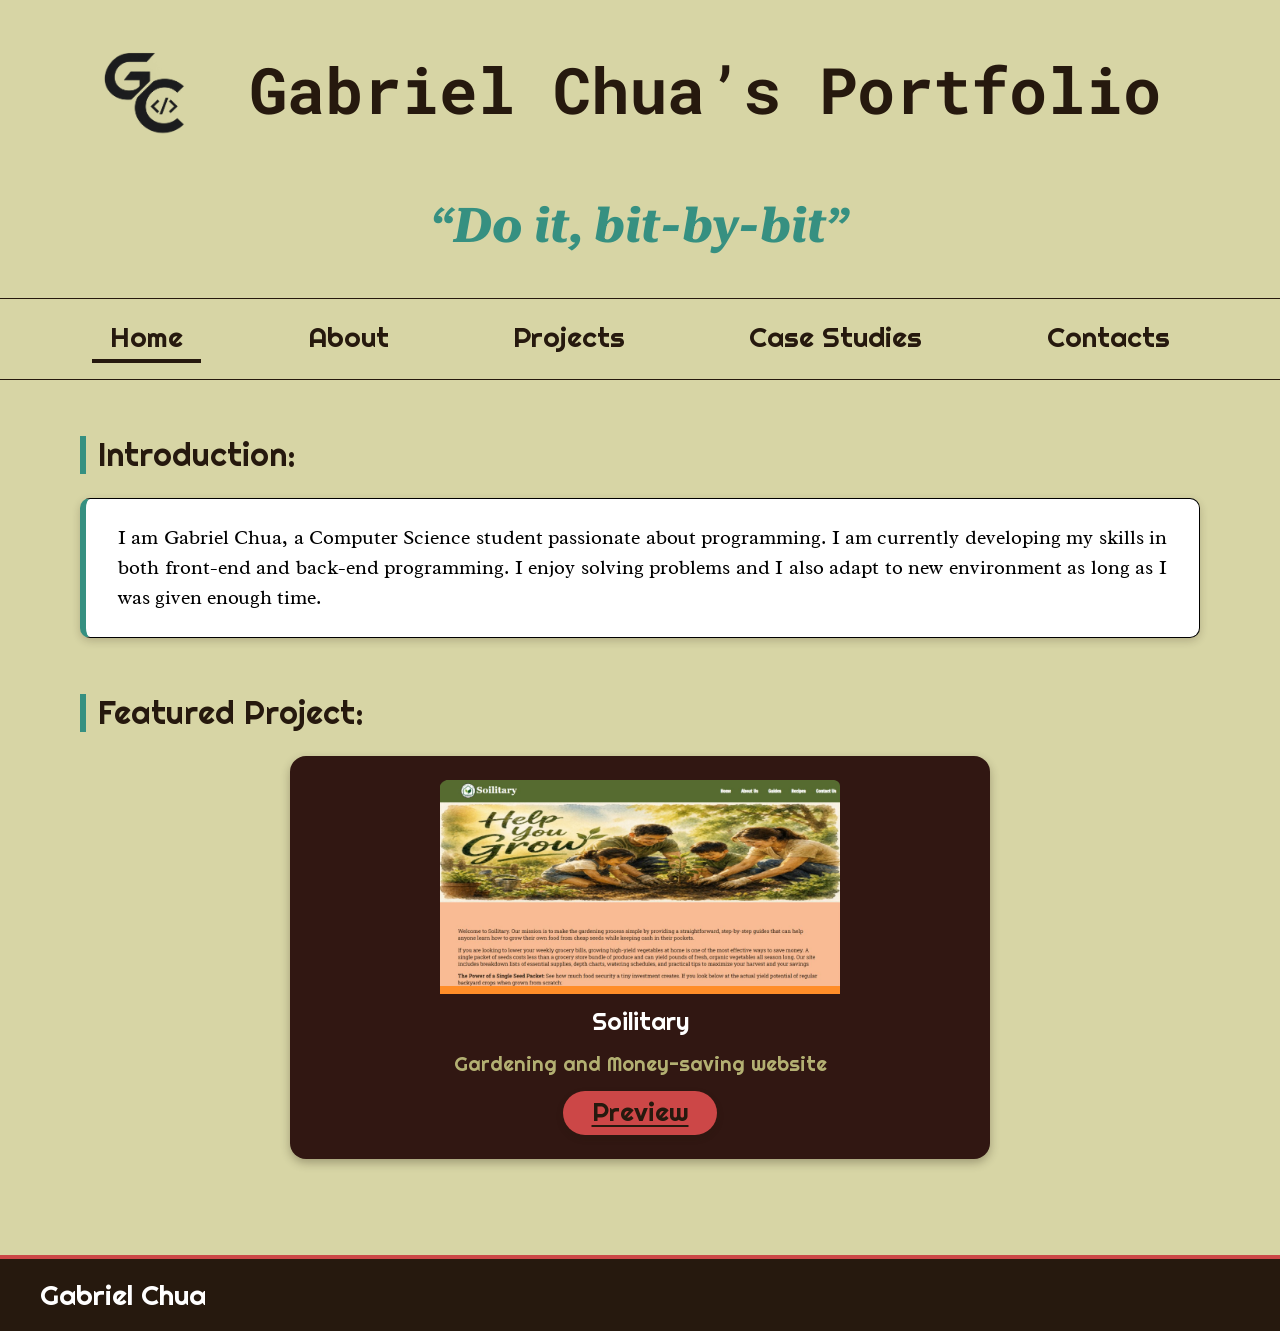
<file: index.html>
<!DOCTYPE html>
<html lang="en">
<head>
  <meta charset="UTF-8">
  <meta name="viewport" content="width=device-width, initial-scale=1">
  <title>Home | Gabriel Chua's Portfolio</title>
  <meta name="description" content="Portfolio of Gabriel Chua, a Computer Science student passionate about programming.">
  <link rel="icon" href="images/Logo.png">
  <link rel="preconnect" href="https://fonts.googleapis.com">
  <link rel="preconnect" href="https://fonts.gstatic.com" crossorigin>
  <link href="https://fonts.googleapis.com/css2?family=Radley&family=Righteous&family=Roboto+Mono:wght@400;700&family=Roboto+Serif:ital,wght@0,700;1,700&display=swap" rel="stylesheet">
  <link rel="stylesheet" href="css/styles.css">
</head>
<body>
  <a class="skip-link" href="#main">Skip to content</a>
  <header class="site-header">
    <div class="brand">
      <img class="brand__logo" src="images/Logo.png" alt="Gabriel Chua logo: GC with code brackets">
      <h1 class="site-title">Gabriel Chua’s Portfolio</h1>
    </div>
    <p class="tagline">“Do it, bit-by-bit”</p>
    <nav class="main-nav" aria-label="Main">
      <ul>
        <li><a href="index.html" aria-current="page">Home</a></li>
        <li><a href="about.html">About</a></li>
        <li><a href="projects.html">Projects</a></li>
        <li><a href="case-studies.html">Case Studies</a></li>
        <li><a href="contact.html">Contacts</a></li>
      </ul>
    </nav>
  </header>

  <main id="main" class="">
    <section class="section" aria-labelledby="intro-h">
      <h2 class="heading-primary section__title" id="intro-h">Introduction:</h2>
      <div class="panel intro-panel">
        <p>I am Gabriel Chua, a Computer Science student passionate about programming. I am currently developing my skills in both front-end and back-end programming. I enjoy solving problems and I also adapt to new environment as long as I was given enough time.</p>
      </div>
    </section>

    <section class="section" aria-labelledby="featured-h">
      <h2 class="heading-primary section__title" id="featured-h">Featured Project:</h2>
      <div class="featured">
        <article class="card">
          <img class="card__media card__media--shot" src="images/soilitary.png" alt="Screenshot of the Soilitary gardening website with the headline Help You Grow" width="514" height="264">
          <h3 class="card__title">Soilitary</h3>
          <p class="card__text">Gardening and Money-saving website</p>
          <a class="btn-preview" href="https://gabrielchua4812-code.github.io/Soilitary/index.html" target="_blank" rel="noopener">Preview</a>
        </article>
      </div>
    </section>
  </main>

  <footer class="site-footer">Gabriel Chua</footer>
  <script src="js/main.js"></script>
</body>
</html>
</file>
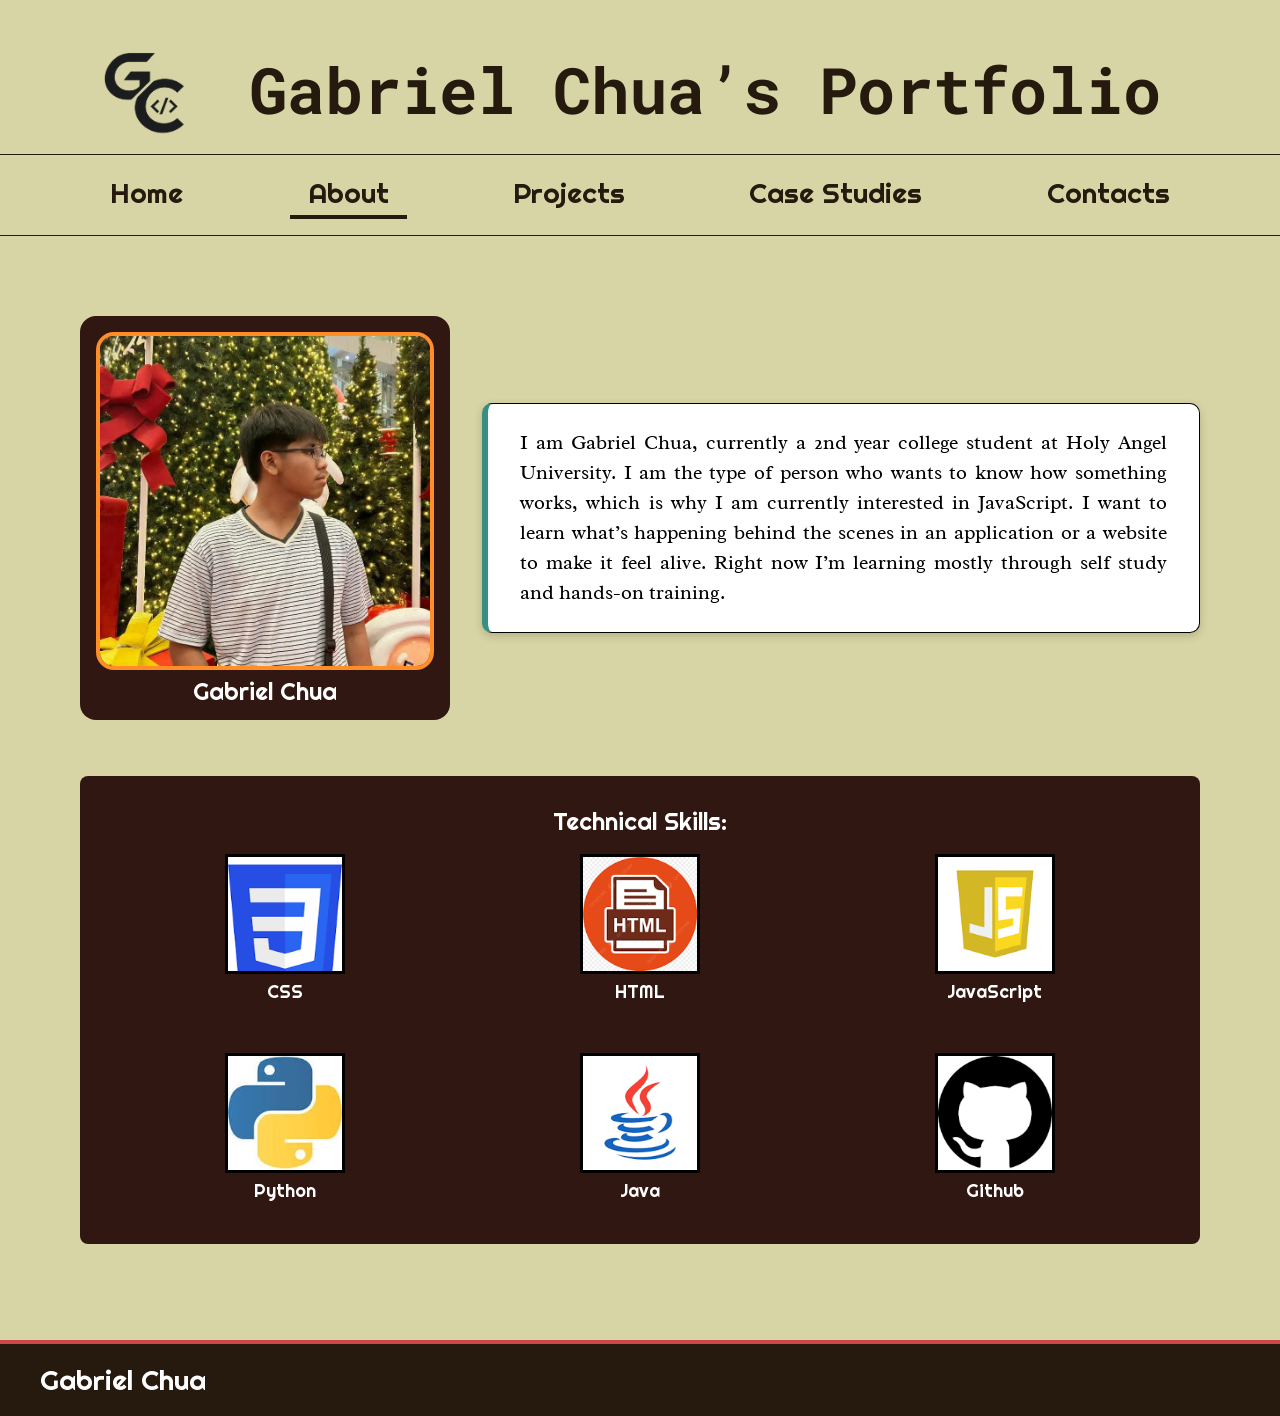
<file: about.html>
<!DOCTYPE html>
<html lang="en">
<head>
  <meta charset="UTF-8">
  <meta name="viewport" content="width=device-width, initial-scale=1">
  <title>About | Gabriel Chua's Portfolio</title>
  <meta name="description" content="Portfolio of Gabriel Chua, a Computer Science student passionate about programming.">
  <link rel="icon" href="images/Logo.png">
  <link rel="preconnect" href="https://fonts.googleapis.com">
  <link rel="preconnect" href="https://fonts.gstatic.com" crossorigin>
  <link href="https://fonts.googleapis.com/css2?family=Radley&family=Righteous&family=Roboto+Mono:wght@400;700&family=Roboto+Serif:ital,wght@0,700;1,700&display=swap" rel="stylesheet">
  <link rel="stylesheet" href="css/styles.css">
</head>
<body>
  <a class="skip-link" href="#main">Skip to content</a>
  <header class="site-header site-header--plain">
    <div class="brand">
      <img class="brand__logo" src="images/Logo.png" alt="Gabriel Chua logo: GC with code brackets">
      <h1 class="site-title">Gabriel Chua’s Portfolio</h1>
    </div>
    <nav class="main-nav" aria-label="Main">
      <ul>
        <li><a href="index.html">Home</a></li>
        <li><a href="about.html" aria-current="page">About</a></li>
        <li><a href="projects.html">Projects</a></li>
        <li><a href="case-studies.html">Case Studies</a></li>
        <li><a href="contact.html">Contacts</a></li>
      </ul>
    </nav>
  </header>

  <main id="main" class="">
    <section class="section about" aria-label="About Gabriel">
      <figure class="profile">
        <img class="profile__photo" src="images/my_pic.jpg" alt="Portrait of Gabriel Chua" width="750" height="750">
        <figcaption class="profile__name">Gabriel Chua</figcaption>
      </figure>
      <div class="panel panel--round">
        <p>I am Gabriel Chua, currently a 2nd year college student at Holy Angel University. I am the type of person who wants to know how something works, which is why I am currently interested in JavaScript. I want to learn what’s happening behind the scenes in an application or a website to make it feel alive. Right now I’m learning mostly through self study and hands-on training.</p>
      </div>
    </section>

    <section class="section skills" aria-labelledby="skills-h">
      <h2 class="skills__title" id="skills-h">Technical Skills:</h2>
      <ul class="skills__list">
          <li class="skill"><img src="images/css_logo.png" alt="" width="148" height="148"><span>CSS</span></li>
          <li class="skill"><img src="images/html_logo.png" alt="" width="148" height="148"><span>HTML</span></li>
          <li class="skill"><img src="images/js_logo.png" alt="" width="148" height="148"><span>JavaScript</span></li>
          <li class="skill"><img src="images/python_logo.jpg" alt="" width="148" height="148"><span>Python</span></li>
          <li class="skill"><img src="images/java_logo.png" alt="" width="148" height="148"><span>Java</span></li>
          <li class="skill"><img src="images/github_logo.png" alt="" width="148" height="148"><span>Github</span></li>
      </ul>
    </section>
  </main>

  <footer class="site-footer">Gabriel Chua</footer>
  <script src="js/main.js"></script>
</body>
</html>
</file>
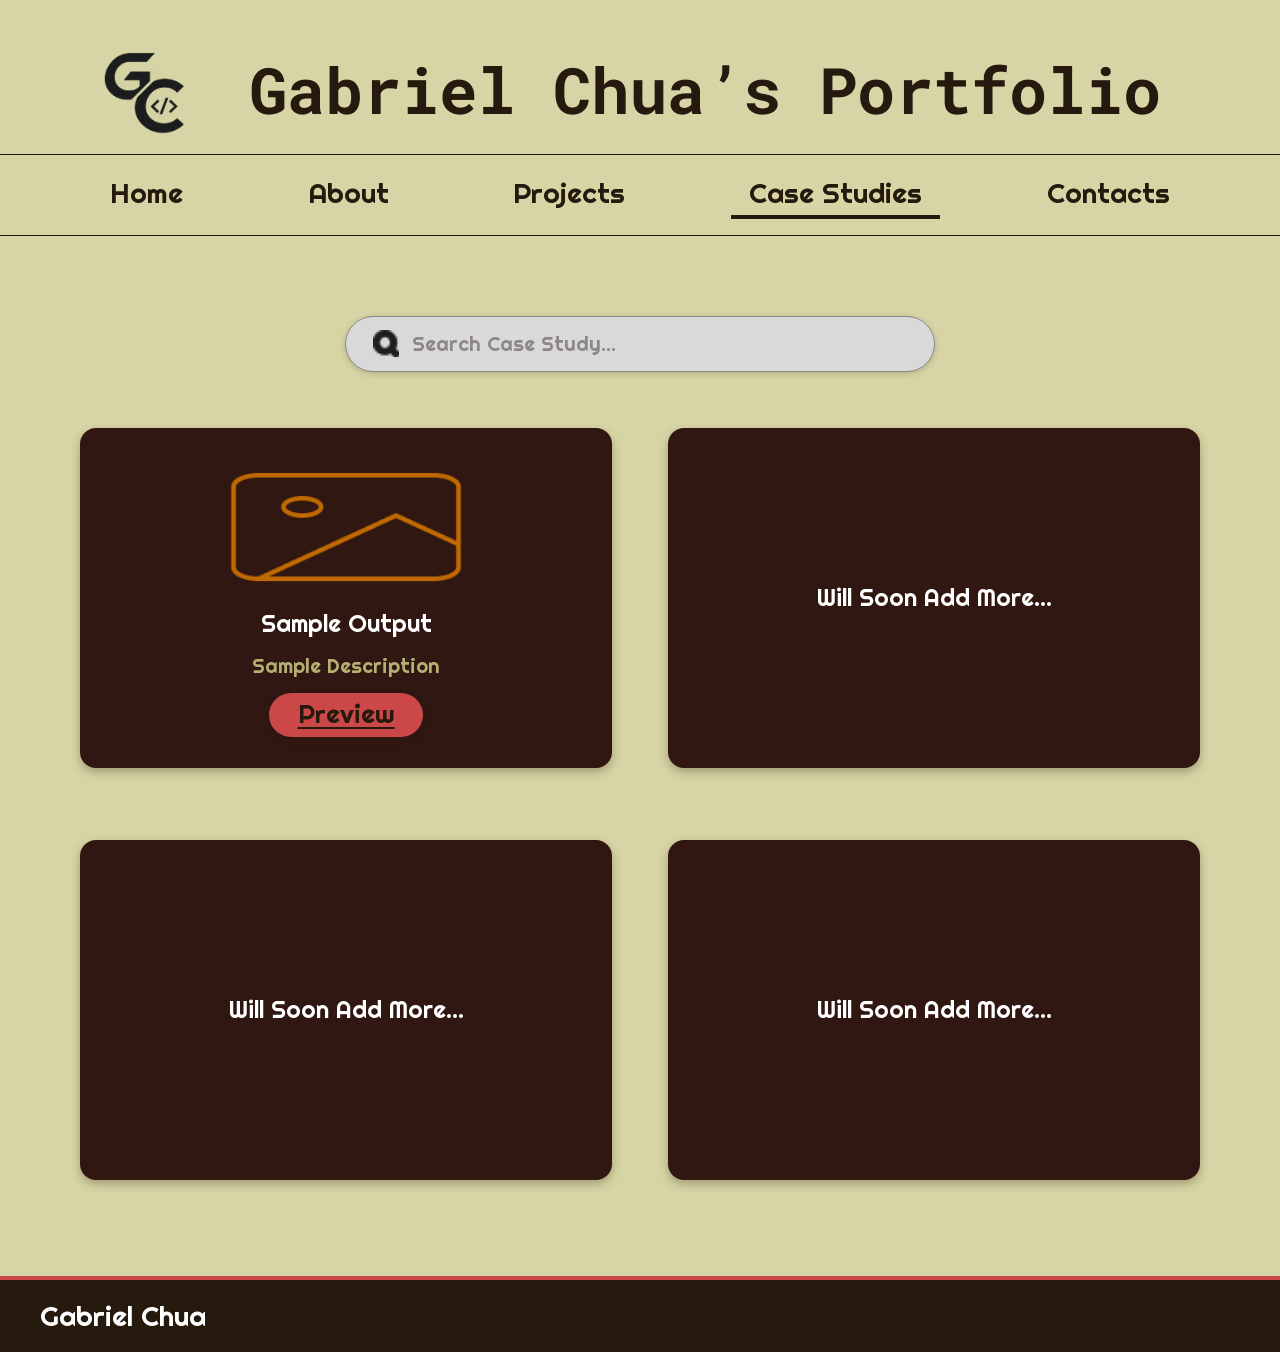
<file: case-studies.html>
<!DOCTYPE html>
<html lang="en">
<head>
  <meta charset="UTF-8">
  <meta name="viewport" content="width=device-width, initial-scale=1">
  <title>Case Studies | Gabriel Chua's Portfolio</title>
  <meta name="description" content="Portfolio of Gabriel Chua, a Computer Science student passionate about programming.">
  <link rel="icon" href="images/Logo.png">
  <link rel="preconnect" href="https://fonts.googleapis.com">
  <link rel="preconnect" href="https://fonts.gstatic.com" crossorigin>
  <link href="https://fonts.googleapis.com/css2?family=Radley&family=Righteous&family=Roboto+Mono:wght@400;700&family=Roboto+Serif:ital,wght@0,700;1,700&display=swap" rel="stylesheet">
  <link rel="stylesheet" href="css/styles.css">
</head>
<body>
  <a class="skip-link" href="#main">Skip to content</a>
  <header class="site-header site-header--plain">
    <div class="brand">
      <img class="brand__logo" src="images/Logo.png" alt="Gabriel Chua logo: GC with code brackets">
      <h1 class="site-title">Gabriel Chua’s Portfolio</h1>
    </div>
    <nav class="main-nav" aria-label="Main">
      <ul>
        <li><a href="index.html">Home</a></li>
        <li><a href="about.html">About</a></li>
        <li><a href="projects.html">Projects</a></li>
        <li><a href="case-studies.html" aria-current="page">Case Studies</a></li>
        <li><a href="contact.html">Contacts</a></li>
      </ul>
    </nav>
  </header>

  <main id="main" class="">
    <div class="search">
      <label class="visually-hidden" for="search">Search case studies</label>
      <img class="search__icon" src="images/Search_Icon.png" alt="" width="14" height="15">
      <input class="search__input" id="search" type="search" placeholder="Search Case Study..." autocomplete="off" data-filter="#case-grid">
    </div>

    <div class="card-grid" id="case-grid">
      <article class="card" data-title="Sample Output">
        <img class="card__media card__media--placeholder" src="images/Image.png" alt="Image placeholder" width="262" height="120">
        <h2 class="card__title">Sample Output</h2>
        <p class="card__text">Sample Description</p>
        <a class="btn-preview" href="case-study-preview.html">Preview</a>
      </article>
      <article class="card card--empty" data-title="">Will Soon Add More...</article>
      <article class="card card--empty" data-title="">Will Soon Add More...</article>
      <article class="card card--empty" data-title="">Will Soon Add More...</article>
    </div>
    <p class="no-results" id="no-results" hidden>No matching items found.</p>
  </main>

  <footer class="site-footer">Gabriel Chua</footer>
  <script src="js/main.js"></script>
</body>
</html>
</file>
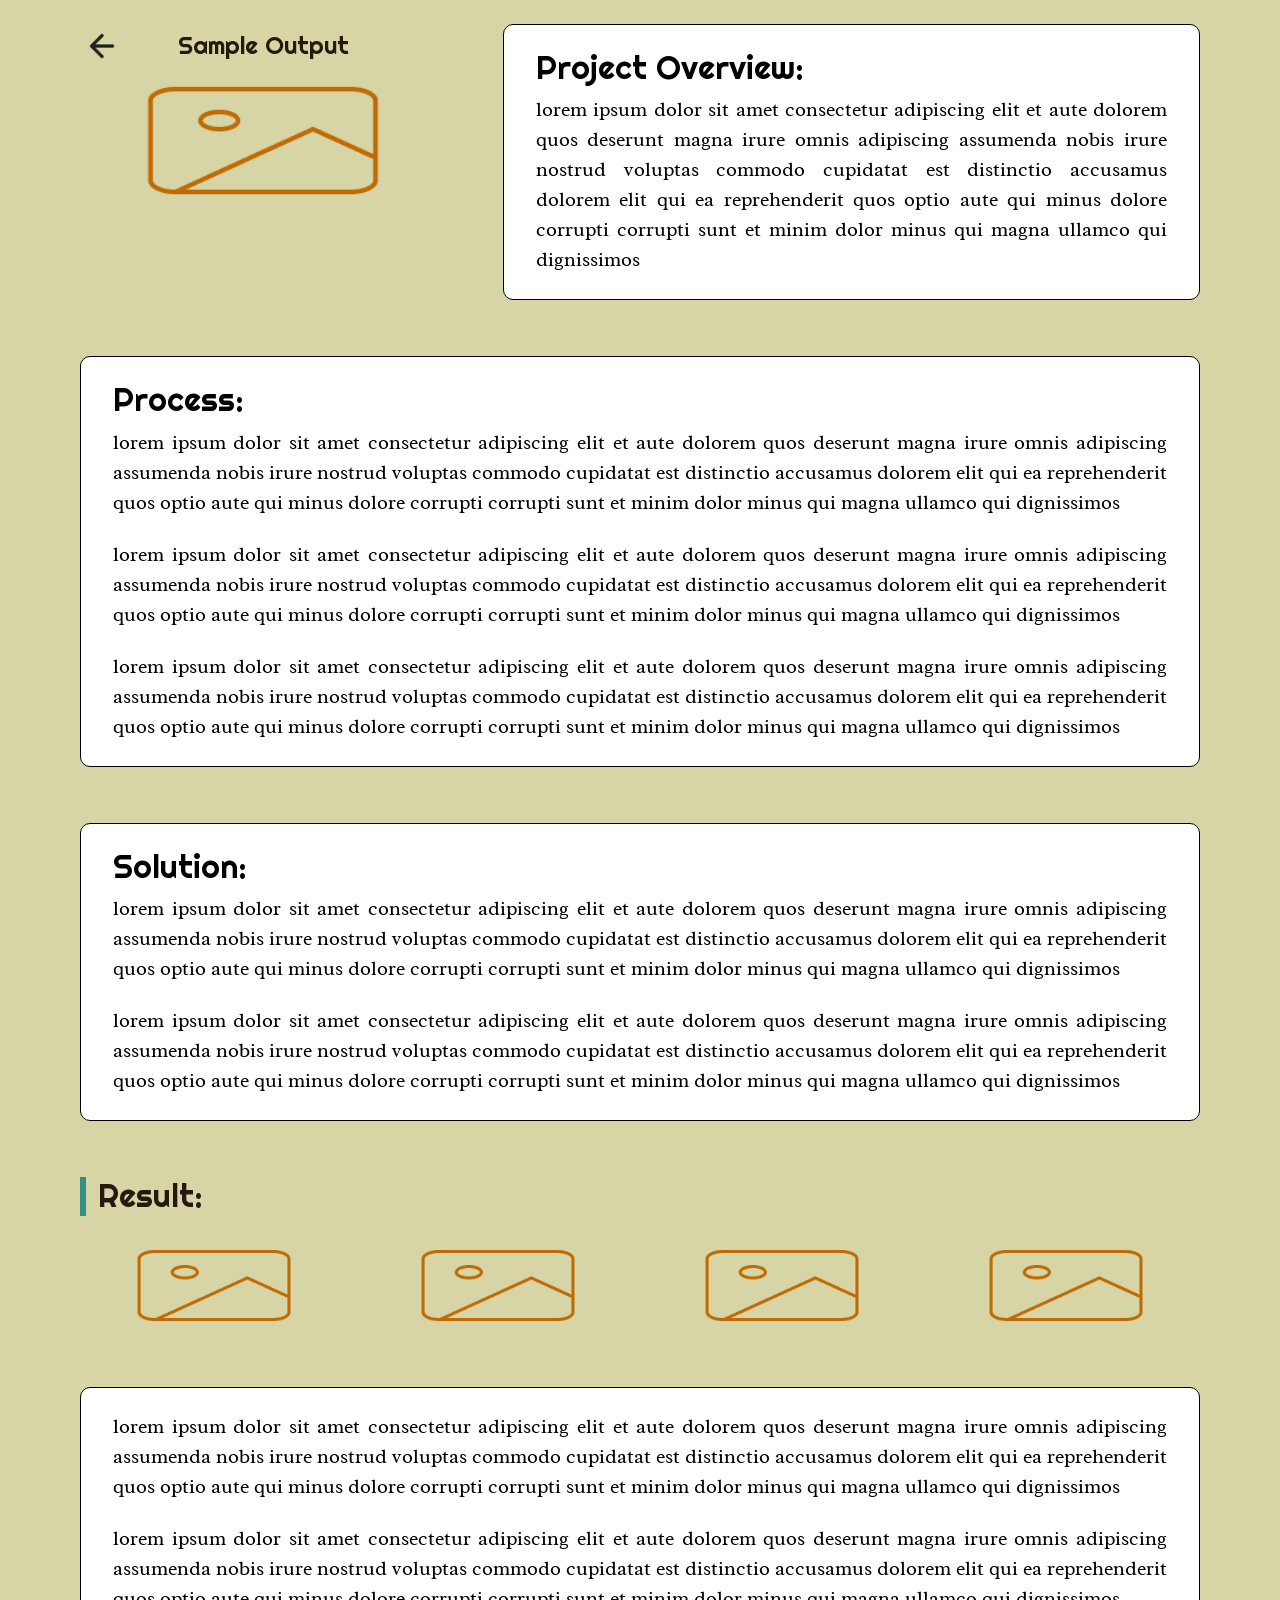
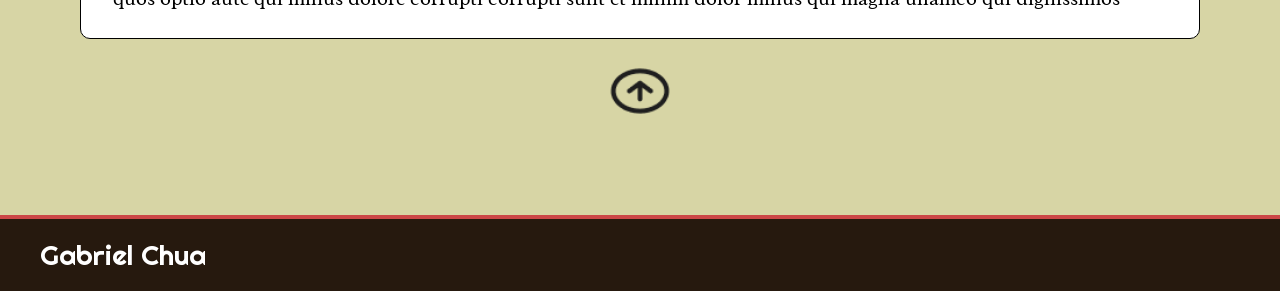
<file: case-study-preview.html>
<!DOCTYPE html>
<html lang="en">
<head>
  <meta charset="UTF-8">
  <meta name="viewport" content="width=device-width, initial-scale=1">
  <title>Sample Output | Gabriel Chua's Portfolio</title>
  <link rel="icon" href="images/Logo.png">
  <link rel="preconnect" href="https://fonts.googleapis.com">
  <link rel="preconnect" href="https://fonts.gstatic.com" crossorigin>
  <link href="https://fonts.googleapis.com/css2?family=Radley&family=Righteous&family=Roboto+Mono:wght@400;700&family=Roboto+Serif:ital,wght@0,700;1,700&display=swap" rel="stylesheet">
  <link rel="stylesheet" href="css/styles.css">
</head>
<body>
  <main id="main" class="main--tight">
    <div class="cs-top">
      <div class="cs-intro">
        <a class="back-link" href="case-studies.html" aria-label="Back to Case Studies"><img src="images/Arrow_left.png" alt="" width="40" height="40"></a>
        <h1 class="cs-intro__title">Sample Output</h1>
        <img class="cs-intro__img" src="images/Image.png" alt="Sample output image placeholder" width="262" height="120">
      </div>
      <section class="panel" aria-labelledby="ov-h">
        <h2 class="heading-primary" id="ov-h">Project Overview:</h2>
        <p>lorem ipsum dolor sit amet consectetur adipiscing elit et aute dolorem quos deserunt magna irure omnis adipiscing assumenda nobis irure nostrud voluptas commodo cupidatat est distinctio accusamus dolorem elit qui ea reprehenderit quos optio aute qui minus dolore corrupti corrupti sunt et minim dolor minus qui magna ullamco qui dignissimos</p>
      </section>
    </div>

    <section class="section panel" aria-labelledby="proc-h">
      <h2 class="heading-primary" id="proc-h">Process:</h2>
      <p>lorem ipsum dolor sit amet consectetur adipiscing elit et aute dolorem quos deserunt magna irure omnis adipiscing assumenda nobis irure nostrud voluptas commodo cupidatat est distinctio accusamus dolorem elit qui ea reprehenderit quos optio aute qui minus dolore corrupti corrupti sunt et minim dolor minus qui magna ullamco qui dignissimos</p>
      <p>lorem ipsum dolor sit amet consectetur adipiscing elit et aute dolorem quos deserunt magna irure omnis adipiscing assumenda nobis irure nostrud voluptas commodo cupidatat est distinctio accusamus dolorem elit qui ea reprehenderit quos optio aute qui minus dolore corrupti corrupti sunt et minim dolor minus qui magna ullamco qui dignissimos</p>
      <p>lorem ipsum dolor sit amet consectetur adipiscing elit et aute dolorem quos deserunt magna irure omnis adipiscing assumenda nobis irure nostrud voluptas commodo cupidatat est distinctio accusamus dolorem elit qui ea reprehenderit quos optio aute qui minus dolore corrupti corrupti sunt et minim dolor minus qui magna ullamco qui dignissimos</p>
    </section>

    <section class="section panel" aria-labelledby="sol-h">
      <h2 class="heading-primary" id="sol-h">Solution:</h2>
      <p>lorem ipsum dolor sit amet consectetur adipiscing elit et aute dolorem quos deserunt magna irure omnis adipiscing assumenda nobis irure nostrud voluptas commodo cupidatat est distinctio accusamus dolorem elit qui ea reprehenderit quos optio aute qui minus dolore corrupti corrupti sunt et minim dolor minus qui magna ullamco qui dignissimos</p>
      <p>lorem ipsum dolor sit amet consectetur adipiscing elit et aute dolorem quos deserunt magna irure omnis adipiscing assumenda nobis irure nostrud voluptas commodo cupidatat est distinctio accusamus dolorem elit qui ea reprehenderit quos optio aute qui minus dolore corrupti corrupti sunt et minim dolor minus qui magna ullamco qui dignissimos</p>
    </section>

    <section class="section" aria-labelledby="res-h">
      <h2 class="heading-primary section__title" id="res-h">Result:</h2>
      <div class="cs-results">
        <img src="images/Image.png" alt="Result image placeholder" width="262" height="120">
        <img src="images/Image.png" alt="Result image placeholder" width="262" height="120">
        <img src="images/Image.png" alt="Result image placeholder" width="262" height="120">
        <img src="images/Image.png" alt="Result image placeholder" width="262" height="120">
      </div>
    </section>

    <section class="section panel" aria-label="Result details">
      <p>lorem ipsum dolor sit amet consectetur adipiscing elit et aute dolorem quos deserunt magna irure omnis adipiscing assumenda nobis irure nostrud voluptas commodo cupidatat est distinctio accusamus dolorem elit qui ea reprehenderit quos optio aute qui minus dolore corrupti corrupti sunt et minim dolor minus qui magna ullamco qui dignissimos</p>
      <p>lorem ipsum dolor sit amet consectetur adipiscing elit et aute dolorem quos deserunt magna irure omnis adipiscing assumenda nobis irure nostrud voluptas commodo cupidatat est distinctio accusamus dolorem elit qui ea reprehenderit quos optio aute qui minus dolore corrupti corrupti sunt et minim dolor minus qui magna ullamco qui dignissimos</p>
    </section>

    <button class="to-top" type="button" aria-label="Back to top" data-top><img src="images/Arrow_up.png" alt="" width="55" height="41"></button>
  </main>

  <footer class="site-footer">Gabriel Chua</footer>
  <script src="js/main.js"></script>
</body>
</html>
</file>
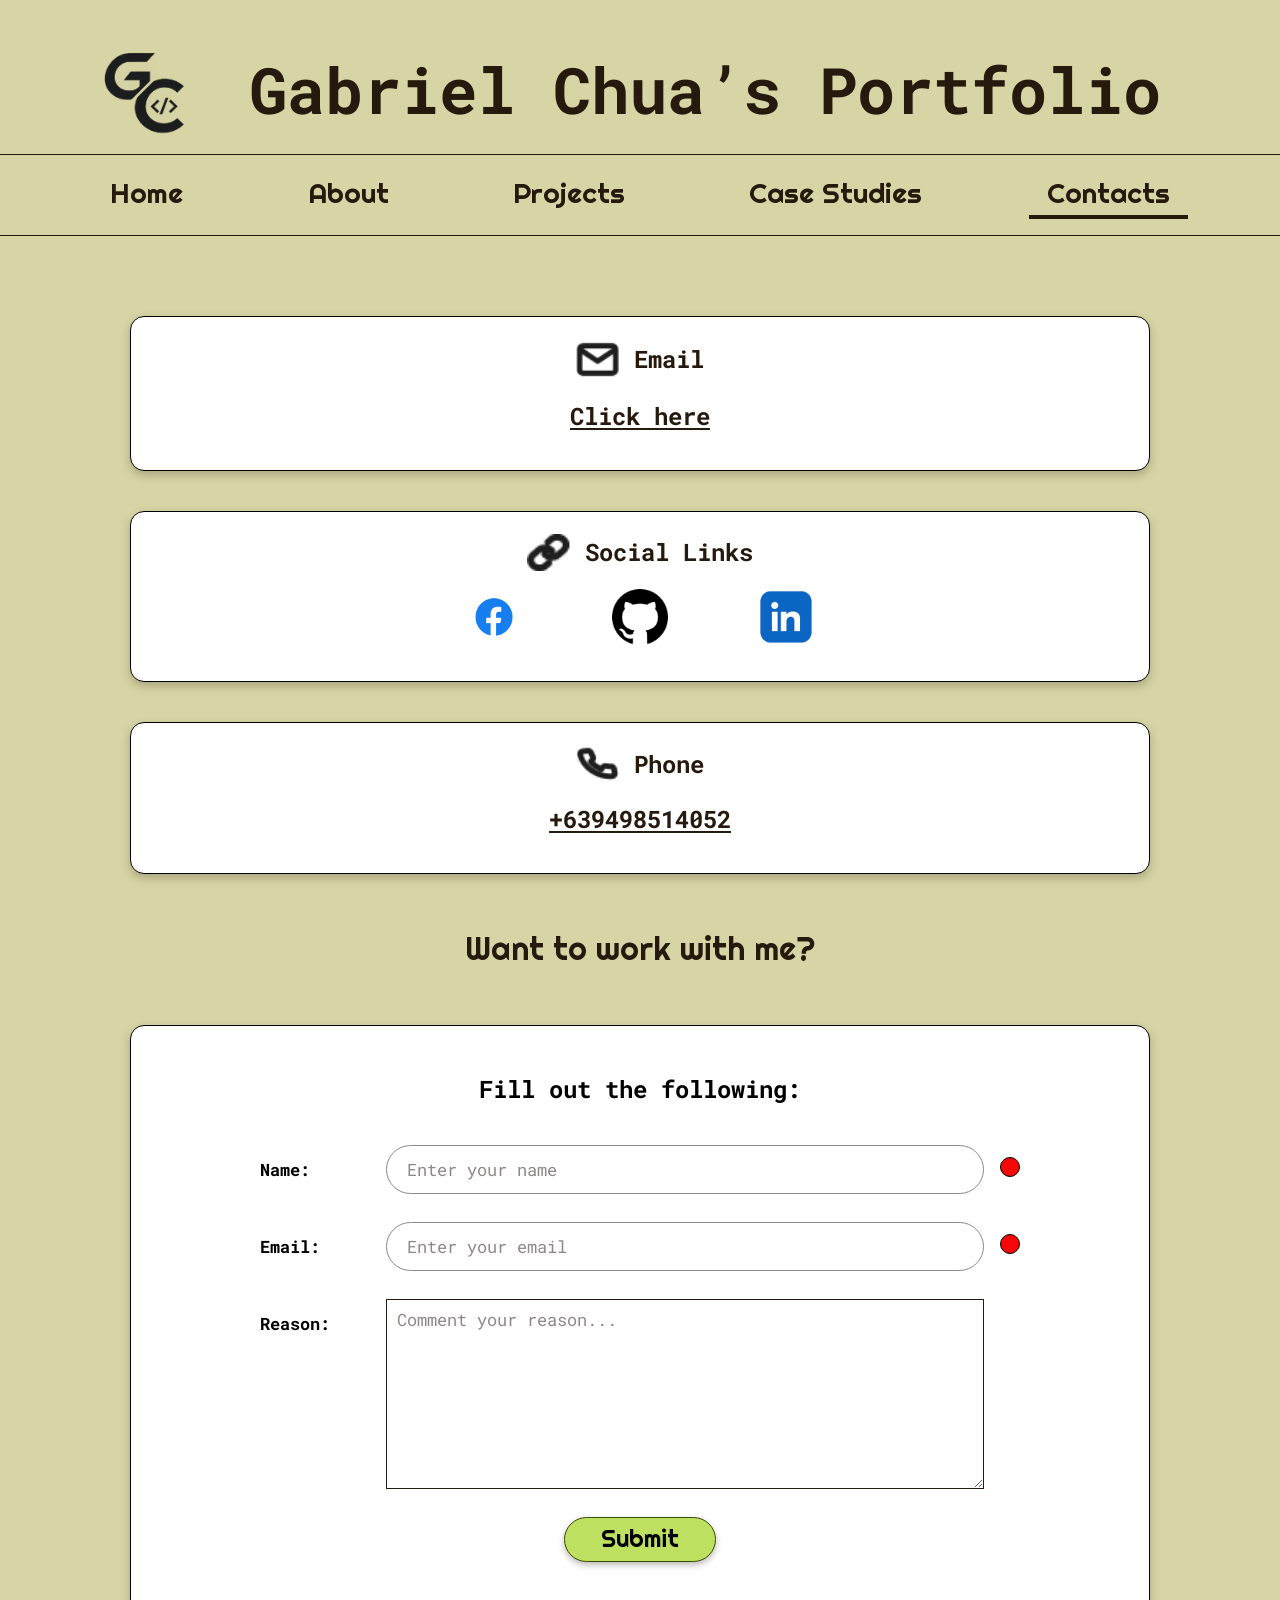
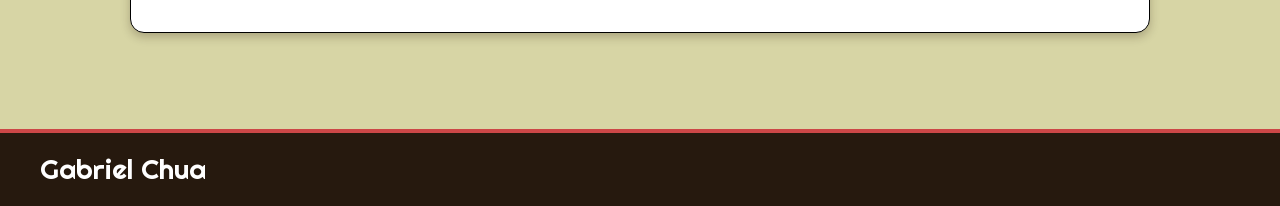
<file: contact.html>
<!DOCTYPE html>
<html lang="en">
<head>
  <meta charset="UTF-8">
  <meta name="viewport" content="width=device-width, initial-scale=1">
  <title>Contacts | Gabriel Chua's Portfolio</title>
  <meta name="description" content="Portfolio of Gabriel Chua, a Computer Science student passionate about programming.">
  <link rel="icon" href="images/Logo.png">
  <link rel="preconnect" href="https://fonts.googleapis.com">
  <link rel="preconnect" href="https://fonts.gstatic.com" crossorigin>
  <link href="https://fonts.googleapis.com/css2?family=Radley&family=Righteous&family=Roboto+Mono:wght@400;700&family=Roboto+Serif:ital,wght@0,700;1,700&display=swap" rel="stylesheet">
  <link rel="stylesheet" href="css/styles.css">
</head>
<body>
  <a class="skip-link" href="#main">Skip to content</a>
  <header class="site-header site-header--plain">
    <div class="brand">
      <img class="brand__logo" src="images/Logo.png" alt="Gabriel Chua logo: GC with code brackets">
      <h1 class="site-title">Gabriel Chua’s Portfolio</h1>
    </div>
    <nav class="main-nav" aria-label="Main">
      <ul>
        <li><a href="index.html">Home</a></li>
        <li><a href="about.html">About</a></li>
        <li><a href="projects.html">Projects</a></li>
        <li><a href="case-studies.html">Case Studies</a></li>
        <li><a href="contact.html" aria-current="page">Contacts</a></li>
      </ul>
    </nav>
  </header>

  <main id="main" class="">
    <div class="contact-list">
      <section class="contact-card" aria-labelledby="email-h">
        <div class="contact-card__head">
          <img src="images/Email_Icon.png" alt="" width="33" height="31">
          <h2 class="heading-secondary" id="email-h">Email</h2>
        </div>
        <p><a class="text-link" href="mailto:gabrielchua4812@gmail.com">Click here</a></p>
      </section>

      <section class="contact-card" aria-labelledby="social-h">
        <div class="contact-card__head">
          <img src="images/Links.png" alt="" width="26" height="22">
          <h2 class="heading-secondary" id="social-h">Social Links</h2>
        </div>
        <ul class="social">
          <li><a href="https://www.facebook.com/gabriel.chua.524" target="_blank" rel="noopener" aria-label="Facebook"><img src="images/facebook_logo.png" alt=""></a></li>
          <li><a href="https://github.com/gabrielchua4812-code" target="_blank" rel="noopener" aria-label="GitHub"><img src="images/github_logo.png" alt=""></a></li>
          <li><a href="https://www.linkedin.com/in/gabriel-chua-0a81a942a/" target="_blank" rel="noopener" aria-label="LinkedIn"><img src="images/Linked_in_logo.png" alt=""></a></li>
        </ul>
      </section>

      <section class="contact-card" aria-labelledby="phone-h">
        <div class="contact-card__head">
          <img src="images/Phone_Icon.png" alt="" width="31" height="27">
          <h2 class="heading-secondary" id="phone-h">Phone</h2>
        </div>
        <p><a class="text-link" href="tel:+639498514052">+639498514052</a></p>
      </section>
    </div>

    <h2 class="heading-primary work-title">Want to work with me?</h2>

    <form class="form-card" id="contact-form" novalidate>
      <h3 class="heading-secondary form-card__title">Fill out the following:</h3>

      <div class="form-row">
        <label for="name">Name:</label>
        <input type="text" id="name" name="name" placeholder="Enter your name" autocomplete="name" required aria-describedby="name-error">
        <span class="status-dot" id="name-dot" aria-hidden="true"></span>
        <span class="field-error" id="name-error" role="alert"></span>
      </div>

      <div class="form-row">
        <label for="email">Email:</label>
        <input type="email" id="email" name="email" placeholder="Enter your email" autocomplete="email" required aria-describedby="email-error">
        <span class="status-dot" id="email-dot" aria-hidden="true"></span>
        <span class="field-error" id="email-error" role="alert"></span>
      </div>

      <div class="form-row">
        <label for="reason">Reason:</label>
        <textarea id="reason" name="reason" placeholder="Comment your reason..."></textarea>
        <span aria-hidden="true"></span>
      </div>

      <div class="form-actions">
        <button class="btn-secondary" type="submit">Submit</button>
      </div>
      <p class="form-message" id="form-message" role="status" aria-live="polite"></p>
    </form>
  </main>

  <footer class="site-footer">Gabriel Chua</footer>
  <script src="js/main.js"></script>
</body>
</html>
</file>
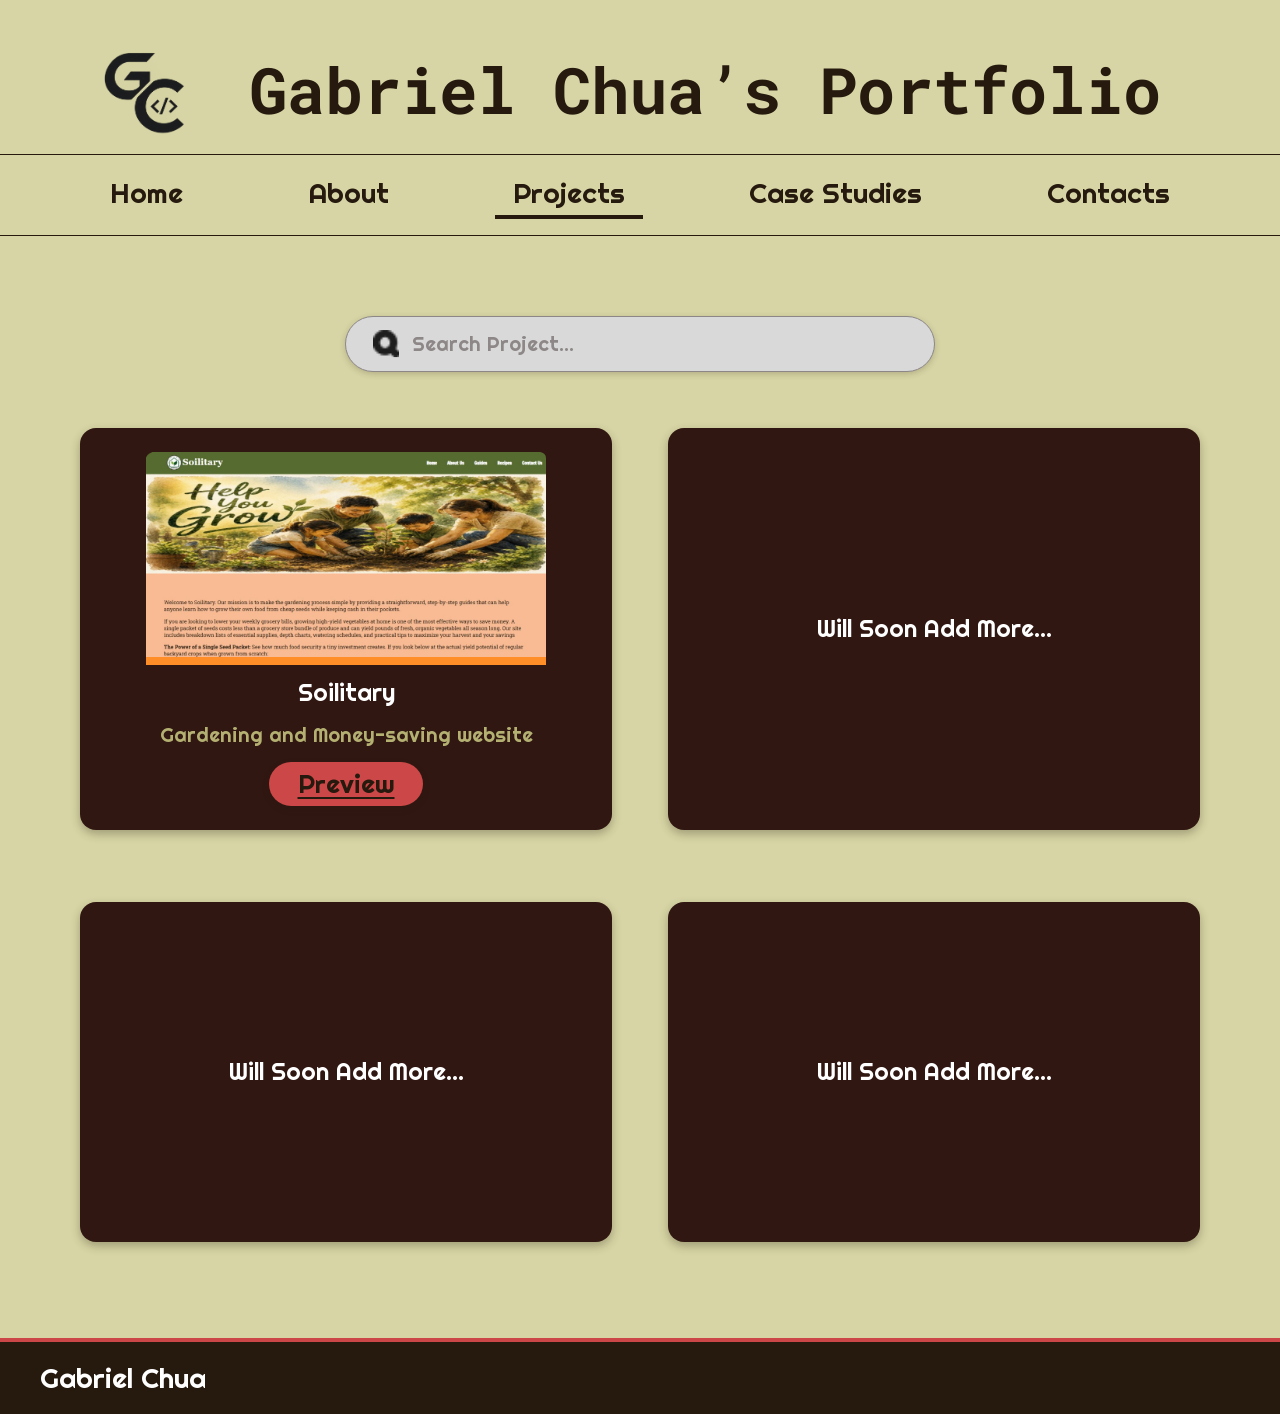
<file: projects.html>
<!DOCTYPE html>
<html lang="en">
<head>
  <meta charset="UTF-8">
  <meta name="viewport" content="width=device-width, initial-scale=1">
  <title>Projects | Gabriel Chua's Portfolio</title>
  <meta name="description" content="Portfolio of Gabriel Chua, a Computer Science student passionate about programming.">
  <link rel="icon" href="images/Logo.png">
  <link rel="preconnect" href="https://fonts.googleapis.com">
  <link rel="preconnect" href="https://fonts.gstatic.com" crossorigin>
  <link href="https://fonts.googleapis.com/css2?family=Radley&family=Righteous&family=Roboto+Mono:wght@400;700&family=Roboto+Serif:ital,wght@0,700;1,700&display=swap" rel="stylesheet">
  <link rel="stylesheet" href="css/styles.css">
</head>
<body>
  <a class="skip-link" href="#main">Skip to content</a>
  <header class="site-header site-header--plain">
    <div class="brand">
      <img class="brand__logo" src="images/Logo.png" alt="Gabriel Chua logo: GC with code brackets">
      <h1 class="site-title">Gabriel Chua’s Portfolio</h1>
    </div>
    <nav class="main-nav" aria-label="Main">
      <ul>
        <li><a href="index.html">Home</a></li>
        <li><a href="about.html">About</a></li>
        <li><a href="projects.html" aria-current="page">Projects</a></li>
        <li><a href="case-studies.html">Case Studies</a></li>
        <li><a href="contact.html">Contacts</a></li>
      </ul>
    </nav>
  </header>

  <main id="main" class="">
    <div class="search">
      <label class="visually-hidden" for="search">Search projects</label>
      <img class="search__icon" src="images/Search_Icon.png" alt="" width="14" height="15">
      <input class="search__input" id="search" type="search" placeholder="Search Project..." autocomplete="off" data-filter="#project-grid">
    </div>

    <div class="card-grid" id="project-grid">
      <article class="card" data-title="Soilitary gardening website">
        <img class="card__media card__media--shot" src="images/soilitary.png" alt="Screenshot of the Soilitary gardening website" width="514" height="264">
        <h2 class="card__title">Soilitary</h2>
        <p class="card__text">Gardening and Money-saving website</p>
        <a class="btn-preview" href="https://gabrielchua4812-code.github.io/Soilitary/index.html" target="_blank" rel="noopener">Preview<span class="visually-hidden"> Soilitary (opens in a new tab)</span></a>
      </article>
      <article class="card card--empty" data-title="">Will Soon Add More...</article>
      <article class="card card--empty" data-title="">Will Soon Add More...</article>
      <article class="card card--empty" data-title="">Will Soon Add More...</article>
    </div>
    <p class="no-results" id="no-results" hidden>No matching items found.</p>

  </main>

  <footer class="site-footer">Gabriel Chua</footer>
  <script src="js/main.js"></script>
</body>
</html>
</file>
<file: css/styles.css>
/*
Chua Gabriel C.
CS-201
File Name: styles.css
*/

/* COLORS AND FONTS */
:root {
  /* Colors */
  --primary: #26190e;
  --surface: #311712;
  --bg: #d7d5a5;
  --white: #ffffff;
  --black: #000000;
  --preview: #cc4747;
  --preview-hover: #822a2a;
  --preview-press: #2f0101;
  --preview-hover-text: #968b8b;
  --preview-press-text: #d5d5d5;
  --img-border: #ff8d28;
  --nav-hover: #b3b072;
  --nav-hover-text: #e3e3e3;
  --nav-press: #48483d;
  --nav-press-text: #d9d5d1;
  --secondary: #bee061;
  --secondary-hover: #8fbd11;
  --secondary-press: #394c04;
  --accent: #369081;
  --muted: #8d8787;
  --soft: #b3b072;
  --field: #d9d9d9;
  --error: #f60707;
  --success: #2bb700;

  /* Fonts */
  --ff-mono: "Roboto Mono", ui-monospace, "SFMono-Regular", Menlo, monospace;
  --ff-serif: "Roboto Serif", Georgia, "Times New Roman", serif;
  --ff-ui: "Righteous", "Trebuchet MS", system-ui, sans-serif;
  --ff-body: "Radley", Georgia, "Times New Roman", serif;
}


/* BASE (phone size first) */
* {
  box-sizing: border-box;
}

html {
  scroll-behavior: smooth;
}

body {
  margin: 0;
  min-height: 100vh;
  display: flex;
  flex-direction: column;
  background: var(--bg);
  color: var(--primary);
  font-family: var(--ff-body);
  font-size: 12px;
  line-height: 1.5;
}

img {
  max-width: 100%;
  height: auto;
  display: block;
}

a {
  color: inherit;
}

p {
  margin: 0;
}

h1, h2, h3 {
  margin: 0;
  font-weight: 400;
}

/* outline when using the keyboard */
:focus-visible {
  outline: 3px solid var(--accent);
  outline-offset: 3px;
}

/* hides things but screen readers can still read them */
.visually-hidden {
  position: absolute !important;
  width: 1px;
  height: 1px;
  overflow: hidden;
  clip: rect(0 0 0 0);
  white-space: nowrap;
}

/* "Skip to content" link, only shows when you tab to it */
.skip-link {
  position: absolute;
  left: 8px;
  top: -60px;
  background: var(--primary);
  color: var(--white);
  padding: 8px 14px;
  border-radius: 8px;
  font-family: var(--ff-ui);
  z-index: 10;
}

.skip-link:focus {
  top: 8px;
}


/* HEADINGS */
.heading-primary {
  font-family: var(--ff-ui);
  font-size: 16px;
  line-height: 1.2;
}

.heading-secondary {
  font-family: var(--ff-mono);
  font-weight: 700;
  font-size: 14px;
  line-height: 1.3;
}


/* HEADER */
.site-header {
  padding: 10px 10px 0 10px;
}

.brand {
  display: flex;
  flex-direction: column;
  align-items: center;
  text-align: center;
  gap: 4px;
}

.brand__logo {
  width: 84px;
  height: 84px;
  object-fit: contain;
}

.site-title {
  font-family: var(--ff-mono);
  font-weight: 700;
  font-size: 24px;
  line-height: 1.2;
  color: var(--primary);
}

.tagline {
  margin: 12px 0 12px 0;
  text-align: center;
  font-family: var(--ff-serif);
  font-weight: 700;
  font-style: italic;
  font-size: 20px;
  color: var(--accent);
}

.site-header--plain {
  padding-bottom: 12px;
}


/* NAVIGATION */
.main-nav {
  border-top: 1px solid var(--primary);
  border-bottom: 1px solid var(--primary);
  margin-top: 12px;
  margin-left: -10px;
  margin-right: -10px;
}

.main-nav ul {
  list-style: none;
  margin: 0;
  padding: 6px 2px;
  display: flex;
  justify-content: space-between;
  align-items: center;
}

.main-nav a {
  display: inline-block;
  padding: 4px 3px 3px 3px;
  text-decoration: none;
  font-family: var(--ff-ui);
  font-size: 12px;
  line-height: 1.2;
  color: var(--primary);
  white-space: nowrap;
  border-bottom: 3px solid transparent;
  transition: background-color 0.15s, color 0.15s;
}

/* the link of the page you are on */
.main-nav a[aria-current="page"] {
  border-bottom-color: var(--primary);
  text-underline-offset: 4px;
}

.main-nav a:hover {
  background: var(--nav-hover);
  color: var(--nav-hover-text);
}

.main-nav a:active {
  background: var(--nav-press);
  color: var(--nav-press-text);
}


/* MAIN LAYOUT */
main {
  flex: 1;
  width: 100%;
  max-width: 1440px;
  margin-left: auto;
  margin-right: auto;
  padding: 28px 26px 48px 26px;
}

main.main--tight {
  padding-top: 12px;
}

/* space between the sections inside main */
main > * + *:not(dialog) {
  margin-top: 28px;
}

.section__title {
  margin-bottom: 12px;
}


/* FOOTER */
.site-footer {
  background: var(--primary);
  color: var(--white);
  padding: 12px 18px;
  font-family: var(--ff-ui);
  font-size: 16px;
  line-height: 1.3;
}


/* TEXT PANELS */
.panel {
  background: var(--white);
  color: var(--black);
  border: 1px solid var(--black);
  padding: 16px 18px;
  text-align: justify;
}

.panel--round {
  border-radius: 8px;
}

.panel p + p {
  margin-top: 1.1em;
}

.panel .heading-primary {
  text-align: left;
  margin-bottom: 8px;
  color: var(--black);
}

.intro-panel {
  min-height: 96px;
}


/* BUTTONS */
.btn-preview {
  display: inline-block;
  background: var(--preview);
  color: var(--primary);
  font-family: var(--ff-ui);
  font-size: 16px;
  line-height: 1.1;
  text-decoration: underline;
  text-underline-offset: 4px;
  padding: 0.3em 1.1em;
  border: 0;
  border-radius: 999px;
  cursor: pointer;
  transition: background-color 0.15s, color 0.15s;
}

.btn-preview:hover {
  background: var(--preview-hover);
  color: var(--preview-hover-text);
}

.btn-preview:active {
  background: var(--preview-press);
  color: var(--preview-press-text);
}

.btn-secondary {
  display: inline-block;
  background: var(--secondary);
  color: var(--black);
  font-family: var(--ff-ui);
  font-size: 16px;
  line-height: 1.1;
  padding: 0.35em 1.5em;
  border: 1px solid var(--secondary-press);
  border-radius: 999px;
  cursor: pointer;
  transition: background-color 0.15s, color 0.15s;
}

.btn-secondary:hover {
  background: var(--secondary-hover);
  color: var(--white);
}

.btn-secondary:active {
  background: var(--secondary-press);
  color: var(--white);
}


/* CARDS (projects and case studies) */
.card {
  background: var(--surface);
  color: var(--white);
  border-radius: 16px;
  min-height: 210px;
  padding: 16px;
  display: flex;
  flex-direction: column;
  align-items: center;
  justify-content: center;
  gap: 10px;
  text-align: center;
}

.card__media {
  width: 100%;
  max-width: 400px;
  height: auto;
}

.card__media--shot {
  border-bottom: 8px solid var(--img-border);
}

.card__media--placeholder {
  max-width: 300px;
}

.card__title {
  font-family: var(--ff-ui);
  font-size: 14px;
  line-height: 1.2;
  color: var(--white);
}

.card__text {
  font-family: var(--ff-ui);
  font-size: 13px;
  line-height: 1.3;
  color: var(--soft);
}

.card--empty {
  font-family: var(--ff-ui);
  font-size: 14px;
}

/* needed so the search can hide cards */
.card[hidden] {
  display: none;
}

.card-grid {
  display: grid;
  grid-template-columns: 1fr;
  gap: 28px;
  margin-top: 28px;
}

.no-results {
  margin-top: 28px;
  text-align: center;
  font-family: var(--ff-ui);
  font-size: 16px;
}

/* featured card on the home page */
.featured {
  max-width: 520px;
  margin-left: auto;
  margin-right: auto;
}

.featured .card {
  min-height: 0;
  padding-top: 24px;
  padding-bottom: 24px;
}


/* SEARCH BAR */
.search {
  position: relative;
  width: 100%;
  max-width: 590px;
  margin: 0 auto;
}

.search__icon {
  position: absolute;
  left: 18px;
  top: 50%;
  width: 18px;
  height: auto;
  transform: translateY(-50%);
  pointer-events: none;
}

.search__input {
  width: 100%;
  background: var(--field);
  color: var(--primary);
  border: 1px solid var(--muted);
  border-radius: 999px;
  padding: 8px 16px 8px 46px;
  font-family: var(--ff-ui);
  font-size: 12px;
}

.search__input::placeholder {
  color: var(--muted);
  opacity: 1;
}


/* ABOUT PAGE */
.about {
  display: grid;
  gap: 28px;
  justify-items: center;
  align-items: center;
}

.about .panel {
  width: 100%;
  max-width: 700px;
}

.profile {
  margin: 0;
  background: var(--surface);
  color: var(--white);
  border-radius: 16px;
  padding: 12px 12px 8px 12px;
  width: 190px;
  text-align: center;
}

.profile__photo {
  width: 100%;
  height: auto;
  aspect-ratio: 1;
  object-fit: cover;
  border: 4px solid var(--img-border);
  border-radius: 14px;
}

.profile__name {
  margin-top: 4px;
  font-family: var(--ff-ui);
  font-size: 14px;
}

.skills {
  background: var(--surface);
  color: var(--white);
  border-radius: 8px;
  padding: 16px 12px 20px 12px;
}

.skills__title {
  text-align: center;
  font-family: var(--ff-ui);
  font-size: 14px;
  margin-bottom: 14px;
}

.skills__list {
  list-style: none;
  margin: 0;
  padding: 0;
  display: grid;
  grid-template-columns: repeat(2, 1fr);
  gap: 14px 10px;
  justify-items: center;
}

.skill {
  text-align: center;
}

.skill img {
  width: 56px;
  height: 56px;
  object-fit: contain;
  background: var(--white);
  border: 2px solid var(--black);
}

.skill span {
  display: block;
  margin-top: 2px;
  font-family: var(--ff-ui);
  font-size: 12px;
}


/* CONTACT PAGE */
.contact-list {
  display: grid;
  gap: 12px;
  width: 100%;
  max-width: 1020px;
  margin-left: auto;
  margin-right: auto;
}

.contact-card {
  background: var(--white);
  color: var(--primary);
  border: 1px solid var(--black);
  border-radius: 8px;
  padding: 14px 12px 16px 12px;
  text-align: center;
}

.contact-card__head {
  display: inline-flex;
  align-items: center;
  justify-content: center;
  gap: 10px;
  margin-bottom: 10px;
}

.contact-card__head img {
  width: 22px;
  height: auto;
}

.contact-card a.text-link {
  font-family: var(--ff-mono);
  font-weight: 700;
  font-size: 14px;
  color: var(--primary);
  text-underline-offset: 3px;
}

.social {
  list-style: none;
  margin: 0;
  padding: 0;
  display: flex;
  justify-content: center;
  gap: 22px;
}

.social img {
  width: 30px;
  height: 30px;
  object-fit: contain;
  transition: transform 0.15s;
}

.social a:hover img {
  transform: scale(1.12);
}

.social a:active img {
  transform: scale(0.95);
}

.work-title {
  text-align: center;
  margin: 28px 0 12px 0;
}


/* CONTACT FORM */
.form-card {
  background: var(--white);
  color: var(--black);
  border: 1px solid var(--black);
  border-radius: 16px;
  padding: 16px 14px 20px 14px;
  width: 100%;
  max-width: 1020px;
  margin-left: auto;
  margin-right: auto;
}

.form-card__title {
  text-align: center;
  margin-bottom: 14px;
}

.form-row {
  display: grid;
  grid-template-columns: 54px minmax(0, 1fr) 14px;
  align-items: start;
  column-gap: 8px;
  margin-bottom: 12px;
}

.form-row label {
  font-family: var(--ff-mono);
  font-weight: 700;
  font-size: 12px;
  padding-top: 7px;
}

.form-row input,
.form-row textarea {
  width: 100%;
  font-family: var(--ff-mono);
  font-size: 12px;
  color: var(--black);
  background: var(--white);
  border: 1px solid var(--muted);
}

.form-row input {
  border-radius: 999px;
  padding: 6px 12px;
}

.form-row textarea {
  border-radius: 0;
  border-color: var(--primary);
  padding: 8px 10px;
  min-height: 100px;
  resize: vertical;
}

.form-row ::placeholder {
  color: var(--muted);
  opacity: 1;
}

/* red border when wrong, green border when correct */
.form-row input[aria-invalid="true"] {
  border-color: var(--error);
}

.form-row input.is-valid {
  border-color: var(--success);
}

/* the little dot beside each input */
.status-dot {
  width: 14px;
  height: 14px;
  margin-top: 5px;
  border-radius: 50%;
  background: var(--error);
  border: 1px solid var(--black);
  transition: background-color 0.2s;
}

.status-dot.is-valid {
  background: var(--success);
}

.field-error {
  grid-column: 2;
  margin-top: 4px;
  font-family: var(--ff-mono);
  font-size: 11px;
  color: var(--error);
  min-height: 0;
}

.field-error:empty {
  display: none;
}

.form-actions {
  text-align: center;
  margin-top: 16px;
}

.form-message {
  margin-top: 14px;
  text-align: center;
  font-family: var(--ff-mono);
  font-weight: 700;
  font-size: 13px;
}

.form-message.is-success {
  color: #1d7d00;
}

.form-message.is-error {
  color: #b80000;
}


/* CASE STUDY PREVIEW PAGE  */
.cs-top {
  display: grid;
  gap: 12px;
}

.cs-intro {
  display: grid;
  justify-items: center;
  gap: 8px;
  text-align: center;
  position: relative;
}

.back-link {
  position: absolute;
  left: 0;
  top: 0;
  display: inline-flex;
  padding: 4px;
  border-radius: 8px;
  transition: background-color 0.15s;
}

.back-link img {
  width: 28px;
}

.back-link:hover {
  background: var(--nav-hover);
}

.back-link:active {
  background: var(--nav-press);
}

.cs-intro__title {
  font-family: var(--ff-ui);
  font-size: 14px;
  padding: 4px 48px 0 48px;
}

.cs-intro__img {
  width: 200px;
}

.cs-results {
  display: grid;
  grid-template-columns: repeat(2, 1fr);
  gap: 12px;
  justify-items: center;
}

.cs-results img {
  width: 100%;
  max-width: 160px;
}

/* back to top button */
.to-top {
  display: block;
  margin: 12px auto 0 auto;
  padding: 4px;
  border: 0;
  background: none;
  cursor: pointer;
  border-radius: 999px;
  transition: transform 0.15s;
}

.to-top img {
  width: 48px;
  height: auto;
}

.to-top:hover {
  transform: translateY(-3px);
}

.to-top:active {
  transform: translateY(0) scale(0.95);
}


/* BIGGER PHONES (menu text gets a bit bigger) */
@media (min-width: 360px) {
  .main-nav a {
    font-size: 14px;
  }
}

@media (min-width: 416px) {
  .main-nav a {
    font-size: 16px;
  }
}


/* TABLET (768px and up) */
@media (min-width: 768px) {

  body {
    font-size: 16px;
  }

  .heading-primary {
    font-size: 20px;
  }

  .heading-secondary {
    font-size: 18px;
  }

  /* header */
  .site-header {
    padding: 16px 16px 0 16px;
  }

  .brand__logo {
    width: 140px;
    height: 140px;
  }

  .site-title {
    font-size: 48px;
  }

  .tagline {
    margin: 16px 0 16px 0;
    font-size: 36px;
  }

  .site-header--plain {
    padding-bottom: 16px;
  }

  /* navigation */
  .main-nav {
    margin-top: 16px;
    margin-left: -16px;
    margin-right: -16px;
  }

  .main-nav ul {
    padding: 10px 24px;
    justify-content: space-around;
  }

  .main-nav a {
    padding: 6px 12px 4px 12px;
    font-size: 24px;
    border-bottom-width: 4px;
  }

  /* main layout */
  main {
    padding: 40px 40px 72px 40px;
  }

  main.main--tight {
    padding-top: 16px;
  }

  main > * + *:not(dialog) {
    margin-top: 40px;
  }

  .section__title {
    margin-bottom: 16px;
  }

  /* footer */
  .site-footer {
    padding: 16px 24px;
    font-size: 20px;
  }

  /* panels */
  .panel {
    padding: 22px 26px;
  }

  /* buttons */
  .btn-preview {
    font-size: 24px;
  }

  .btn-secondary {
    font-size: 20px;
  }

  /* cards */
  .card {
    min-height: 260px;
  }

  .card__title {
    font-size: 18px;
  }

  .card__text {
    font-size: 16px;
  }

  .card--empty {
    font-size: 18px;
  }

  .card-grid {
    grid-template-columns: repeat(2, 1fr);
    gap: 40px 24px;
    margin-top: 40px;
  }

  .no-results {
    margin-top: 40px;
    font-size: 20px;
  }

  /* search */
  .search {
    max-width: 440px;
  }

  .search__input {
    padding: 10px 18px 10px 52px;
    font-size: 16px;
  }

  .search__icon {
    width: 20px;
    left: 22px;
  }

  /* about */
  .about {
    gap: 40px;
  }

  .profile {
    width: 260px;
    padding: 16px 16px 10px 16px;
  }

  .profile__name {
    font-size: 18px;
  }

  .skills {
    padding: 24px 24px 30px 24px;
  }

  .skills__title {
    font-size: 18px;
  }

  .skills__list {
    grid-template-columns: repeat(3, 1fr);
    gap: 28px 16px;
  }

  .skill img {
    width: 80px;
    height: 80px;
  }

  .skill span {
    font-size: 14px;
  }

  /* contact */
  .contact-list {
    max-width: 600px;
    gap: 32px;
  }

  .contact-card {
    padding: 20px 16px 24px 16px;
  }

  .contact-card__head {
    gap: 14px;
    margin-bottom: 18px;
  }

  .contact-card__head img {
    width: 32px;
  }

  .contact-card a.text-link {
    font-size: 18px;
  }

  .social {
    gap: 32px;
  }

  .social img {
    width: 40px;
    height: 40px;
  }

  .work-title {
    margin: 40px 0 16px 0;
  }

  /* contact form */
  .form-card {
    padding: 30px 40px 36px 40px;
    border-radius: 8px;
  }

  .form-card__title {
    margin-bottom: 28px;
  }

  .form-row {
    grid-template-columns: 76px minmax(0, 1fr) 16px;
    column-gap: 12px;
    margin-bottom: 20px;
    max-width: 620px;
    margin-left: auto;
    margin-right: auto;
  }

  .form-row label,
  .form-row input,
  .form-row textarea {
    font-size: 14px;
  }

  .form-row label {
    padding-top: 9px;
  }

  .form-row input {
    padding: 9px 16px;
  }

  .form-row textarea {
    min-height: 150px;
  }

  .status-dot {
    width: 16px;
    height: 16px;
    margin-top: 8px;
  }

  .field-error {
    font-size: 13px;
  }

  .form-message {
    font-size: 15px;
  }

  /* case study preview */
  .cs-top {
    grid-template-columns: 1fr;
    gap: 16px;
  }

  .cs-intro__title {
    font-size: 18px;
  }

  .cs-intro__img {
    width: 240px;
  }

  .back-link img {
    width: 36px;
  }

  .cs-results {
    grid-template-columns: repeat(4, 1fr);
    gap: 16px;
  }

  .cs-results img {
    max-width: 140px;
  }

  .to-top {
    margin: 16px auto 0 auto;
  }
}


/* DESKTOP (1100px and up) */
@media (min-width: 1100px) {

  body {
    font-size: 20px;
  }

  .heading-primary {
    font-size: 32px;
  }

  .heading-secondary {
    font-size: 24px;
  }

  /* header */
  .site-header {
    padding: 24px 24px 0 24px;
  }

  .brand {
    flex-direction: row;
    gap: 0;
    padding: 0 56px 0 56px;
  }

  .brand__logo {
    flex: none;
    width: 130px;
    height: 130px;
  }

  .site-title {
    flex: 1;
    text-align: center;
    font-size: 64px;
  }

  .tagline {
    margin: 36px 0 36px 0;
    font-size: 48px;
  }

  .site-header--plain {
    padding-bottom: 24px;
  }

  /* navigation */
  .main-nav {
    margin-top: 0;
    margin-left: -24px;
    margin-right: -24px;
  }

  .main-nav ul {
    padding: 16px 48px;
  }

  .main-nav a {
    padding: 6px 18px 4px 18px;
    font-size: 28px;
  }

  /* main layout */
  main {
    padding: 56px 80px 96px 80px;
  }

  main.main--tight {
    padding-top: 24px;
  }

  main > * + *:not(dialog) {
    margin-top: 56px;
  }

  .section__title {
    margin-bottom: 24px;
  }

  /* footer */
  .site-footer {
    padding: 18px 40px;
    font-size: 28px;
  }

  /* panels */
  .panel {
    padding: 24px 32px;
  }

  /* buttons */
  .btn-preview {
    font-size: 26px;
  }

  .btn-secondary {
    font-size: 24px;
  }

  /* cards */
  .card {
    min-height: 340px;
    padding: 24px;
    gap: 14px;
  }

  .card__title {
    font-size: 24px;
  }

  .card__text {
    font-size: 20px;
  }

  .card--empty {
    font-size: 24px;
  }

  .card-grid {
    gap: 72px 56px;
    margin-top: 56px;
  }

  .no-results {
    margin-top: 56px;
    font-size: 32px;
  }

  .featured {
    max-width: 700px;
  }

  /* search */
  .search {
    max-width: 590px;
  }

  .search__input {
    padding: 14px 22px 14px 66px;
    font-size: 20px;
  }

  .search__icon {
    width: 26px;
    left: 28px;
  }

  /* about */
  .about {
    grid-template-columns: auto 1fr;
    gap: 32px;
    justify-items: stretch;
  }

  .about .panel {
    max-width: none;
  }

  .profile {
    width: 370px;
  }

  .profile__photo {
    border-radius: 18px;
  }

  .profile__name {
    font-size: 24px;
  }

  .skills {
    padding: 28px 40px 40px 40px;
  }

  .skills__title {
    font-size: 24px;
  }

  .skills__list {
    gap: 48px 24px;
  }

  .skill img {
    width: 120px;
    height: 120px;
    border-width: 3px;
  }

  .skill span {
    font-size: 18px;
    margin-top: 4px;
  }

  /* contact */
  .contact-list {
    max-width: 1020px;
    gap: 40px;
  }

  .contact-card {
    padding: 22px 20px 36px 20px;
  }

  .contact-card__head img {
    width: 44px;
  }

  .contact-card a.text-link {
    font-size: 24px;
  }

  .social {
    gap: 90px;
  }

  .social img {
    width: 56px;
    height: 56px;
  }

  .work-title {
    margin: 56px 0 24px 0;
  }

  /* contact form */
  .form-card {
    padding: 48px 60px 56px 60px;
  }

  .form-card__title {
    margin-bottom: 40px;
  }

  .form-row {
    grid-template-columns: 110px minmax(0, 1fr) 20px;
    max-width: 760px;
    column-gap: 16px;
    margin-bottom: 28px;
  }

  .form-row label,
  .form-row input,
  .form-row textarea {
    font-size: 17px;
  }

  .form-row label {
    padding-top: 12px;
  }

  .form-row input {
    padding: 12px 20px;
  }

  .form-row textarea {
    min-height: 190px;
  }

  .status-dot {
    width: 20px;
    height: 20px;
    margin-top: 12px;
  }

  .field-error {
    font-size: 15px;
  }

  .form-message {
    font-size: 18px;
  }

  /* case study preview */
  .cs-top {
    grid-template-columns: minmax(280px, 1fr) 1.9fr;
    gap: 56px;
    align-items: start;
  }

  .cs-intro__title {
    font-size: 24px;
  }

  .cs-intro__img {
    width: 300px;
  }

  .cs-results img {
    max-width: 200px;
  }

  .to-top {
    margin: 24px auto 0 auto;
  }

  .to-top img {
    width: 64px;
  }
}


/* very big screens (menu and button text get a little bigger) */
@media (min-width: 1400px) {
  .main-nav a {
    font-size: 36px;
  }
}

@media (min-width: 1450px) {
  .btn-preview {
    font-size: 32px;
  }
}


/* if the user wants less animation */
@media (prefers-reduced-motion: reduce) {
  html {
    scroll-behavior: auto;
  }

  * {
    transition: none !important;
  }
}


/* SMALL DESIGN TOUCHES */
.card {
  box-shadow: 0 4px 10px rgba(38, 25, 14, 0.3);
}

.panel {
  border-radius: 10px;
}

.section__title {
  border-left: 6px solid var(--accent);
  padding-left: 12px;
}

.site-footer {
  border-top: 4px solid var(--preview);
}


/* MORE DESIGN */
.btn-preview,
.btn-secondary {
  box-shadow: 0 3px 6px rgba(38, 25, 14, 0.3);
}

.search__input {
  box-shadow: 0 2px 6px rgba(38, 25, 14, 0.2);
}

.search__input:focus {
  outline: 3px solid var(--accent);
}

.card__media--shot {
  border-radius: 6px 6px 0 0;
}

.intro-panel,
.about .panel {
  border-left: 6px solid var(--accent);
  box-shadow: 0 3px 8px rgba(38, 25, 14, 0.2);
}

.contact-card,
.form-card {
  border-radius: 14px;
  box-shadow: 0 4px 10px rgba(38, 25, 14, 0.25);
}
</file>
